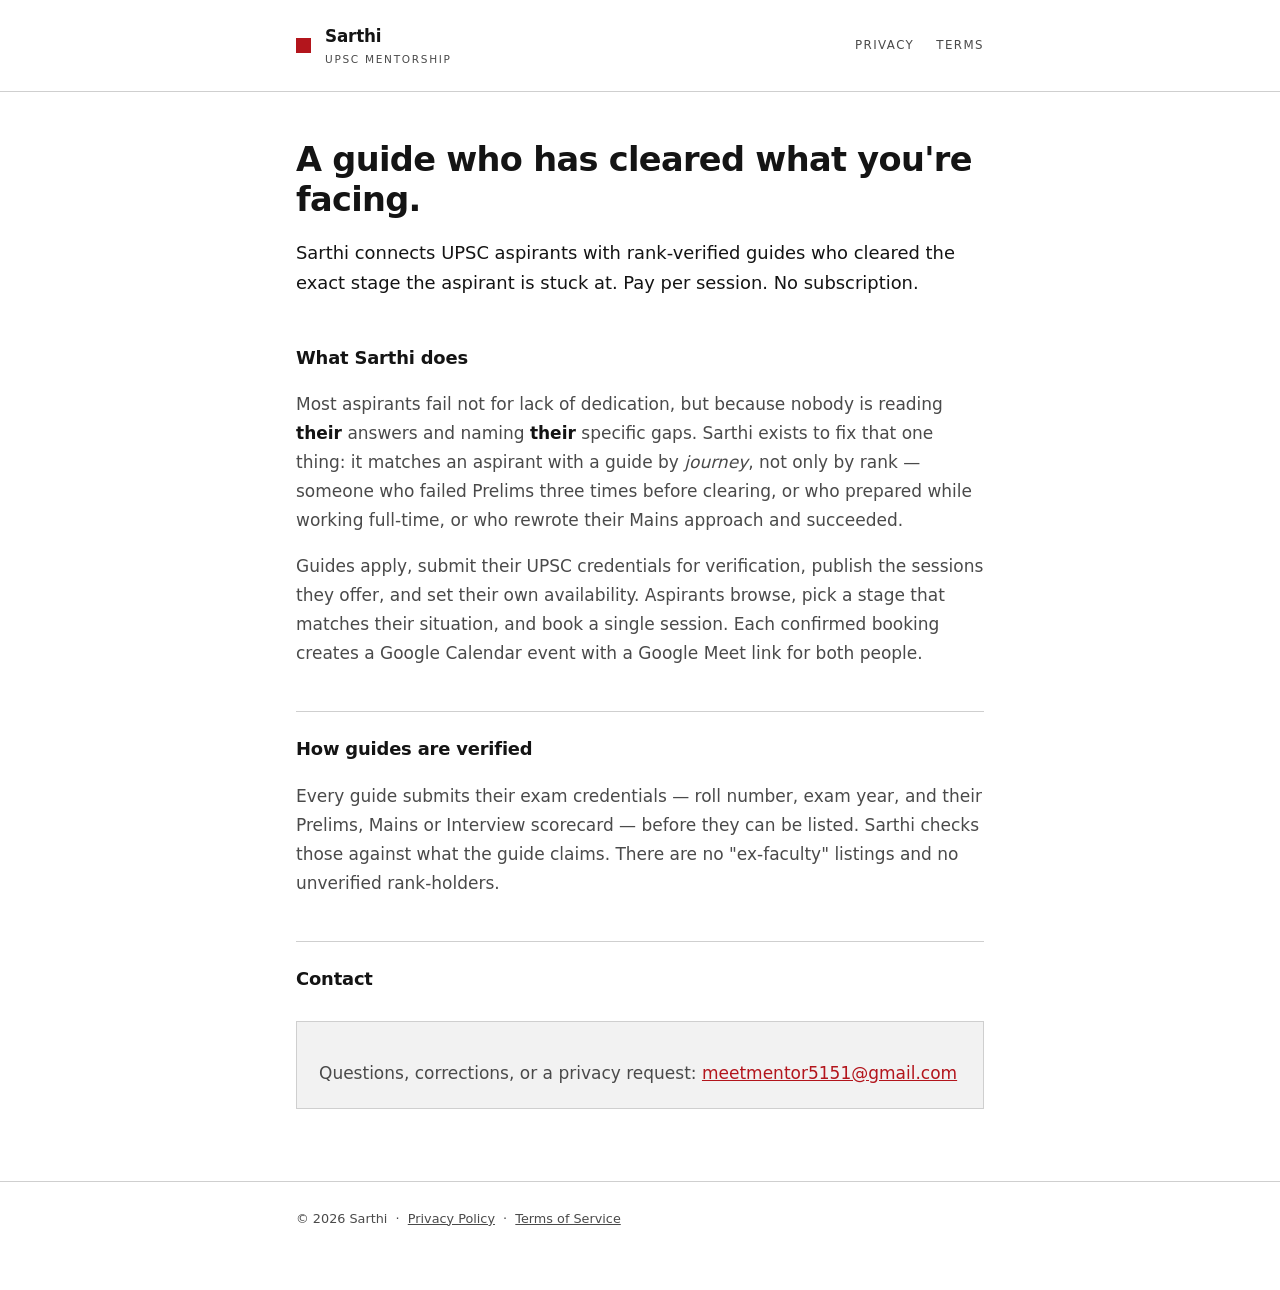
<file: index.html>
<!doctype html>
<html lang="en">
<head>
<meta charset="utf-8">
<meta name="viewport" content="width=device-width, initial-scale=1">
<title>Sarthi — UPSC Mentorship</title>
<meta name="description" content="Sarthi connects UPSC aspirants with rank-verified guides who cleared the exact stage they are stuck at. Pay per session, no subscription.">
<link rel="stylesheet" href="style.css">
</head>
<body>

<header class="site">
  <div class="wrap">
    <div class="mark"></div>
    <div class="brand">Sarthi<span>UPSC Mentorship</span></div>
    <nav>
      <a href="privacy.html">Privacy</a>
      <a href="terms.html">Terms</a>
    </nav>
  </div>
</header>

<main class="wrap">
  <h1>A guide who has cleared what you're facing.</h1>
  <p class="lede">
    Sarthi connects UPSC aspirants with rank-verified guides who cleared the
    exact stage the aspirant is stuck at. Pay per session. No subscription.
  </p>

  <h2>What Sarthi does</h2>
  <p>
    Most aspirants fail not for lack of dedication, but because nobody is
    reading <strong>their</strong> answers and naming <strong>their</strong>
    specific gaps. Sarthi exists to fix that one thing: it matches an aspirant
    with a guide by <em>journey</em>, not only by rank — someone who failed
    Prelims three times before clearing, or who prepared while working
    full-time, or who rewrote their Mains approach and succeeded.
  </p>
  <p>
    Guides apply, submit their UPSC credentials for verification, publish the
    sessions they offer, and set their own availability. Aspirants browse,
    pick a stage that matches their situation, and book a single session. Each
    confirmed booking creates a Google Calendar event with a Google Meet link
    for both people.
  </p>

  <h2>How guides are verified</h2>
  <p>
    Every guide submits their exam credentials — roll number, exam year, and
    their Prelims, Mains or Interview scorecard — before they can be listed.
    Sarthi checks those against what the guide claims. There are no
    "ex-faculty" listings and no unverified rank-holders.
  </p>

  <h2>Contact</h2>
  <div class="card">
    <p>
      Questions, corrections, or a privacy request:
      <a href="mailto:meetmentor5151@gmail.com">meetmentor5151@gmail.com</a>
    </p>
  </div>
</main>

<footer class="site">
  <div class="wrap">
    &copy; 2026 Sarthi &nbsp;·&nbsp;
    <a href="privacy.html">Privacy Policy</a> &nbsp;·&nbsp;
    <a href="terms.html">Terms of Service</a>
  </div>
</footer>

</body>
</html>
</file>
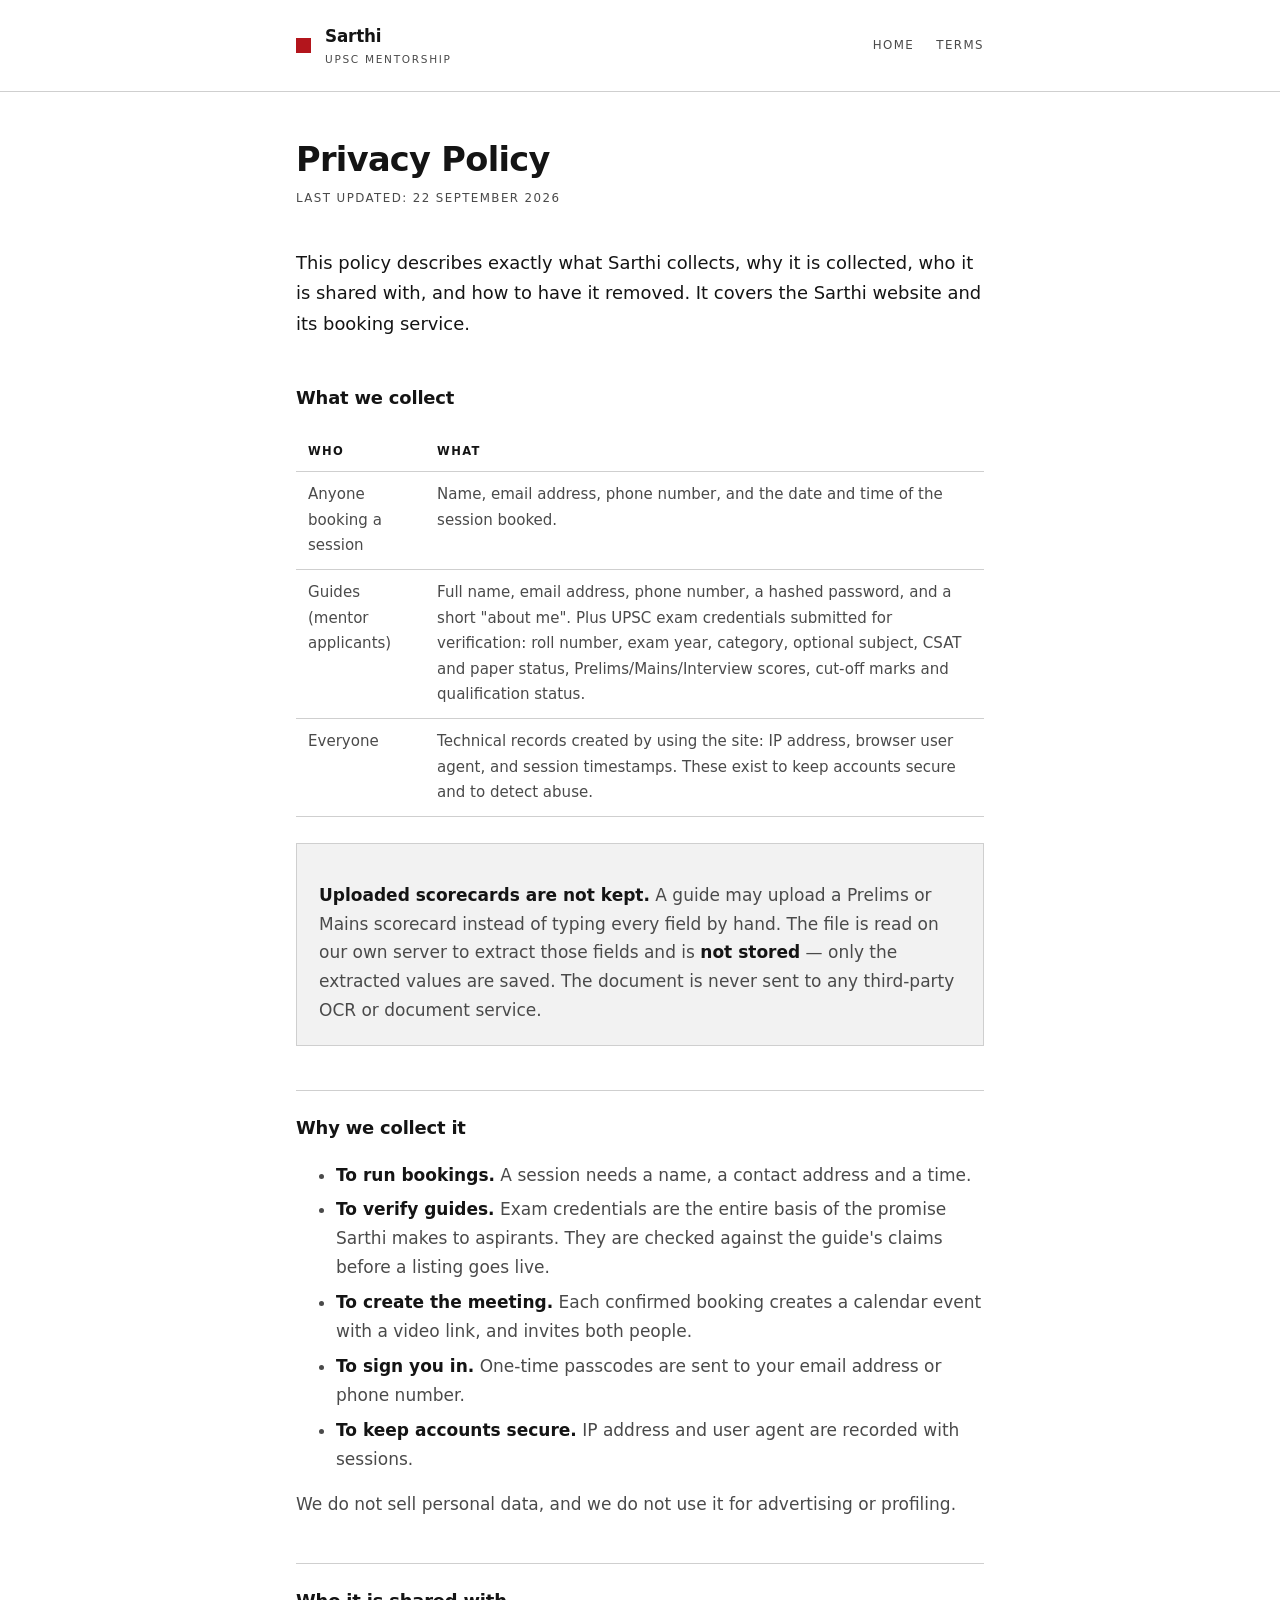
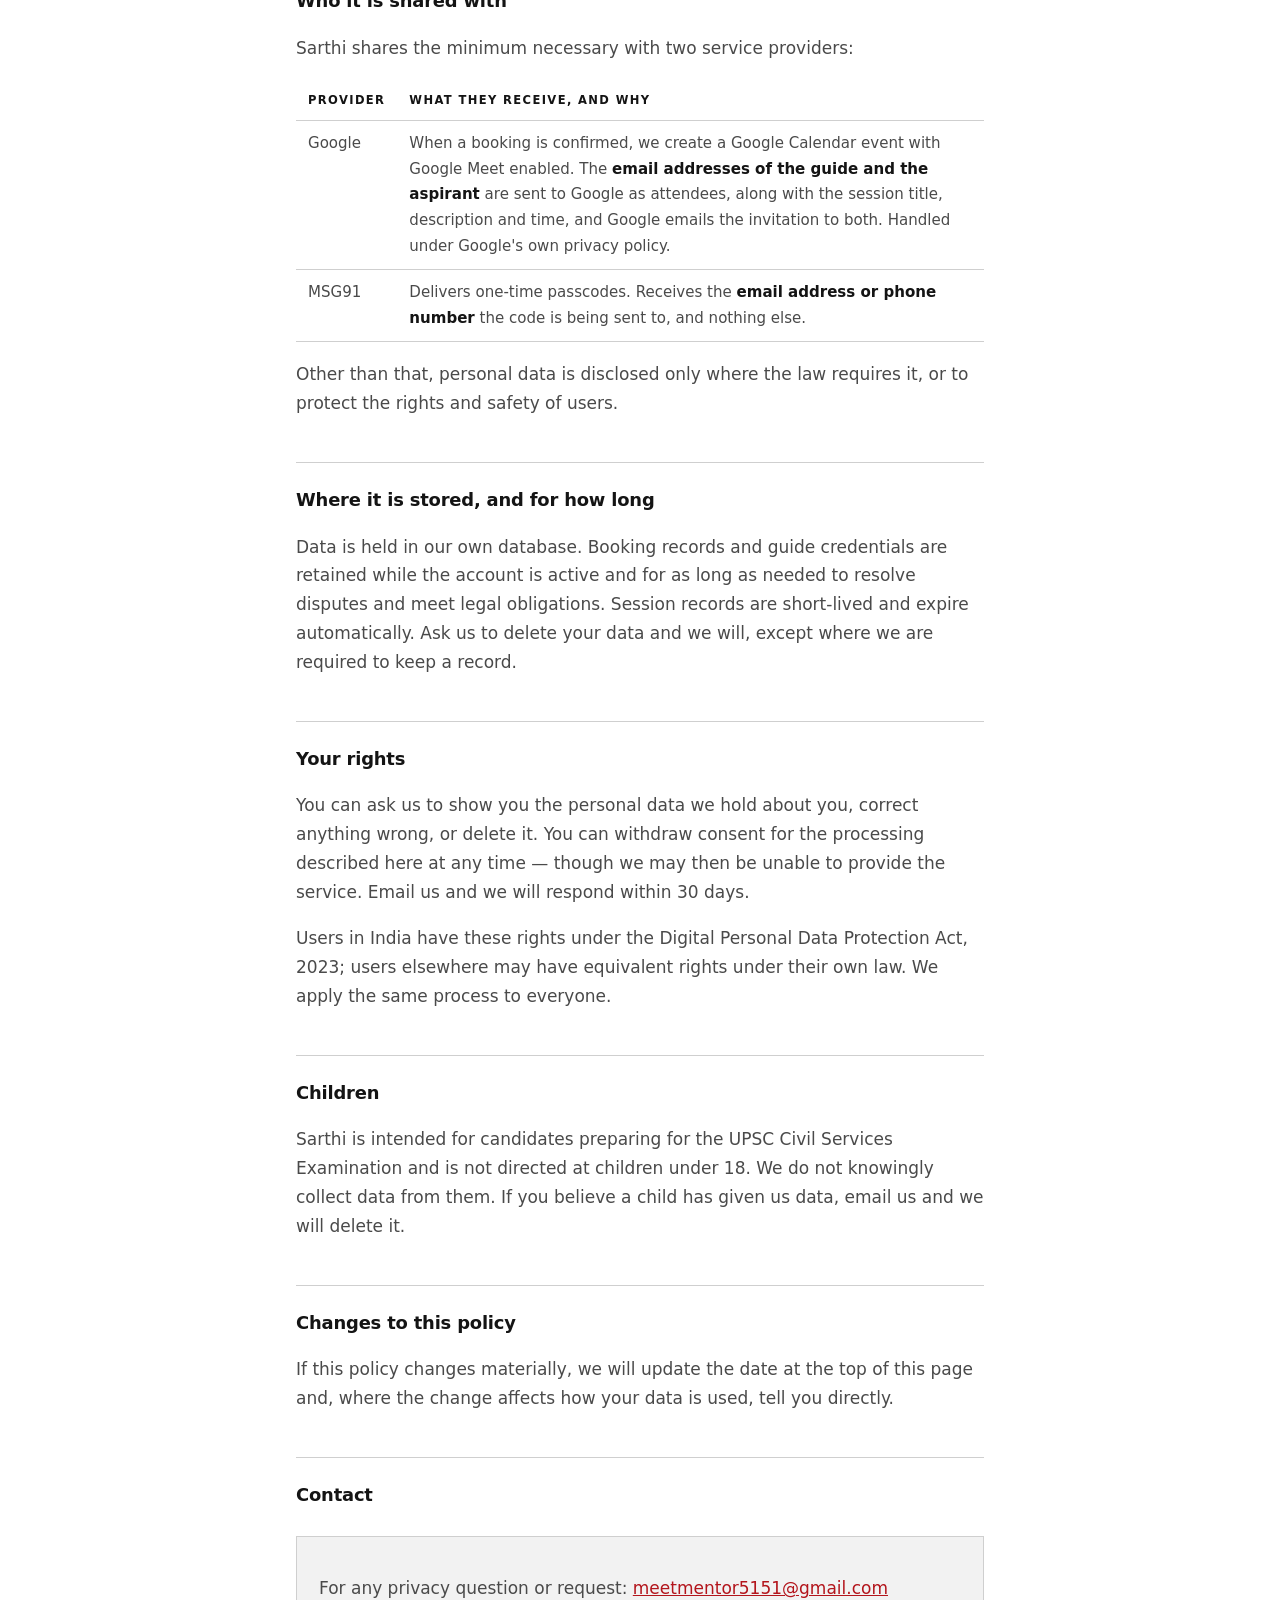
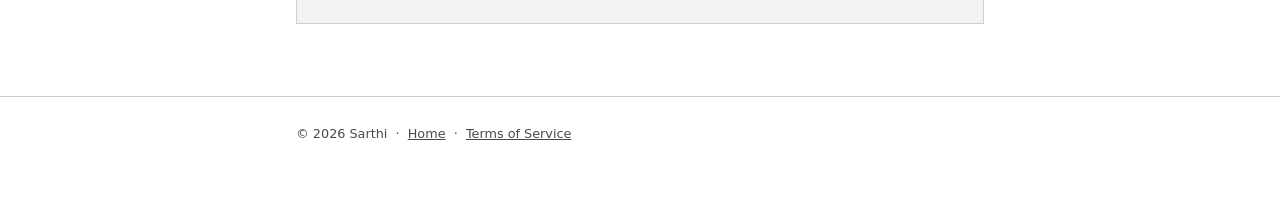
<file: privacy.html>
<!doctype html>
<html lang="en">
<head>
<meta charset="utf-8">
<meta name="viewport" content="width=device-width, initial-scale=1">
<title>Privacy Policy — Sarthi</title>
<meta name="description" content="What Sarthi collects, why, who it is shared with, and how to have it deleted.">
<link rel="stylesheet" href="style.css">
</head>
<body>

<header class="site">
  <div class="wrap">
    <div class="mark"></div>
    <div class="brand">Sarthi<span>UPSC Mentorship</span></div>
    <nav>
      <a href="index.html">Home</a>
      <a href="terms.html">Terms</a>
    </nav>
  </div>
</header>

<main class="wrap">
  <h1>Privacy Policy</h1>
  <p class="updated">Last updated: 22 September 2026</p>

  <p class="lede">
    This policy describes exactly what Sarthi collects, why it is collected,
    who it is shared with, and how to have it removed. It covers the Sarthi
    website and its booking service.
  </p>

  <h2>What we collect</h2>

  <table>
    <tr>
      <th>Who</th>
      <th>What</th>
    </tr>
    <tr>
      <td>Anyone booking a session</td>
      <td>Name, email address, phone number, and the date and time of the session booked.</td>
    </tr>
    <tr>
      <td>Guides (mentor applicants)</td>
      <td>
        Full name, email address, phone number, a hashed password, and a short
        "about me". Plus UPSC exam credentials submitted for verification:
        roll number, exam year, category, optional subject, CSAT and paper
        status, Prelims/Mains/Interview scores, cut-off marks and
        qualification status.
      </td>
    </tr>
    <tr>
      <td>Everyone</td>
      <td>
        Technical records created by using the site: IP address, browser user
        agent, and session timestamps. These exist to keep accounts secure and
        to detect abuse.
      </td>
    </tr>
  </table>

  <div class="card">
    <p>
      <strong>Uploaded scorecards are not kept.</strong> A guide may upload a
      Prelims or Mains scorecard instead of typing every field by hand. The
      file is read on our own server to extract those fields and is
      <strong>not stored</strong> — only the extracted values are saved. The
      document is never sent to any third-party OCR or document service.
    </p>
  </div>

  <h2>Why we collect it</h2>
  <ul>
    <li><strong>To run bookings.</strong> A session needs a name, a contact address and a time.</li>
    <li><strong>To verify guides.</strong> Exam credentials are the entire basis of the promise Sarthi makes to aspirants. They are checked against the guide's claims before a listing goes live.</li>
    <li><strong>To create the meeting.</strong> Each confirmed booking creates a calendar event with a video link, and invites both people.</li>
    <li><strong>To sign you in.</strong> One-time passcodes are sent to your email address or phone number.</li>
    <li><strong>To keep accounts secure.</strong> IP address and user agent are recorded with sessions.</li>
  </ul>
  <p>
    We do not sell personal data, and we do not use it for advertising or
    profiling.
  </p>

  <h2>Who it is shared with</h2>
  <p>Sarthi shares the minimum necessary with two service providers:</p>

  <table>
    <tr>
      <th>Provider</th>
      <th>What they receive, and why</th>
    </tr>
    <tr>
      <td>Google</td>
      <td>
        When a booking is confirmed, we create a Google Calendar event with
        Google Meet enabled. The <strong>email addresses of the guide and the
        aspirant</strong> are sent to Google as attendees, along with the
        session title, description and time, and Google emails the invitation
        to both. Handled under Google's own privacy policy.
      </td>
    </tr>
    <tr>
      <td>MSG91</td>
      <td>
        Delivers one-time passcodes. Receives the <strong>email address or
        phone number</strong> the code is being sent to, and nothing else.
      </td>
    </tr>
  </table>

  <p>
    Other than that, personal data is disclosed only where the law requires
    it, or to protect the rights and safety of users.
  </p>

  <h2>Where it is stored, and for how long</h2>
  <p>
    Data is held in our own database. Booking records and guide credentials
    are retained while the account is active and for as long as needed to
    resolve disputes and meet legal obligations. Session records are
    short-lived and expire automatically. Ask us to delete your data and we
    will, except where we are required to keep a record.
  </p>

  <h2>Your rights</h2>
  <p>
    You can ask us to show you the personal data we hold about you, correct
    anything wrong, or delete it. You can withdraw consent for the processing
    described here at any time — though we may then be unable to provide the
    service. Email us and we will respond within 30 days.
  </p>
  <p>
    Users in India have these rights under the Digital Personal Data
    Protection Act, 2023; users elsewhere may have equivalent rights under
    their own law. We apply the same process to everyone.
  </p>

  <h2>Children</h2>
  <p>
    Sarthi is intended for candidates preparing for the UPSC Civil Services
    Examination and is not directed at children under 18. We do not knowingly
    collect data from them. If you believe a child has given us data, email us
    and we will delete it.
  </p>

  <h2>Changes to this policy</h2>
  <p>
    If this policy changes materially, we will update the date at the top of
    this page and, where the change affects how your data is used, tell you
    directly.
  </p>

  <h2>Contact</h2>
  <div class="card">
    <p>
      For any privacy question or request:
      <a href="mailto:meetmentor5151@gmail.com">meetmentor5151@gmail.com</a>
    </p>
  </div>
</main>

<footer class="site">
  <div class="wrap">
    &copy; 2026 Sarthi &nbsp;·&nbsp;
    <a href="index.html">Home</a> &nbsp;·&nbsp;
    <a href="terms.html">Terms of Service</a>
  </div>
</footer>

</body>
</html>
</file>
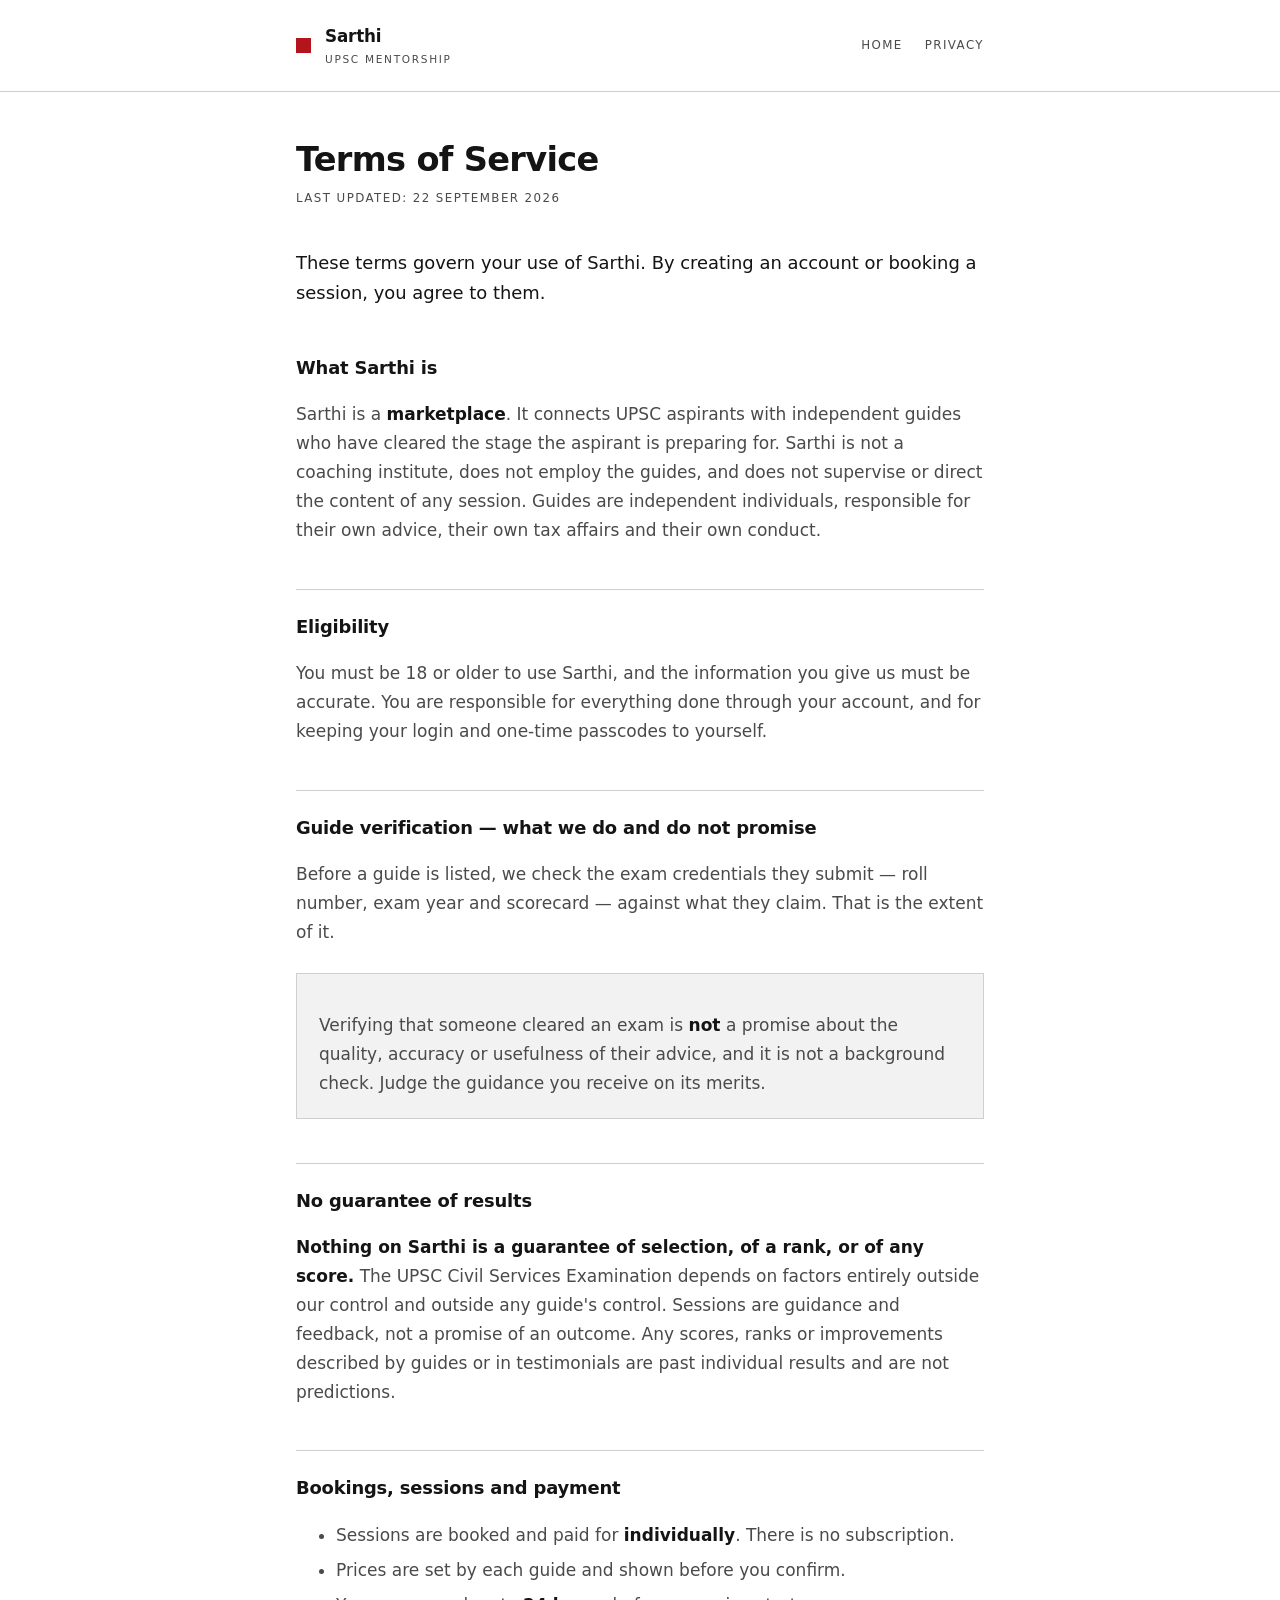
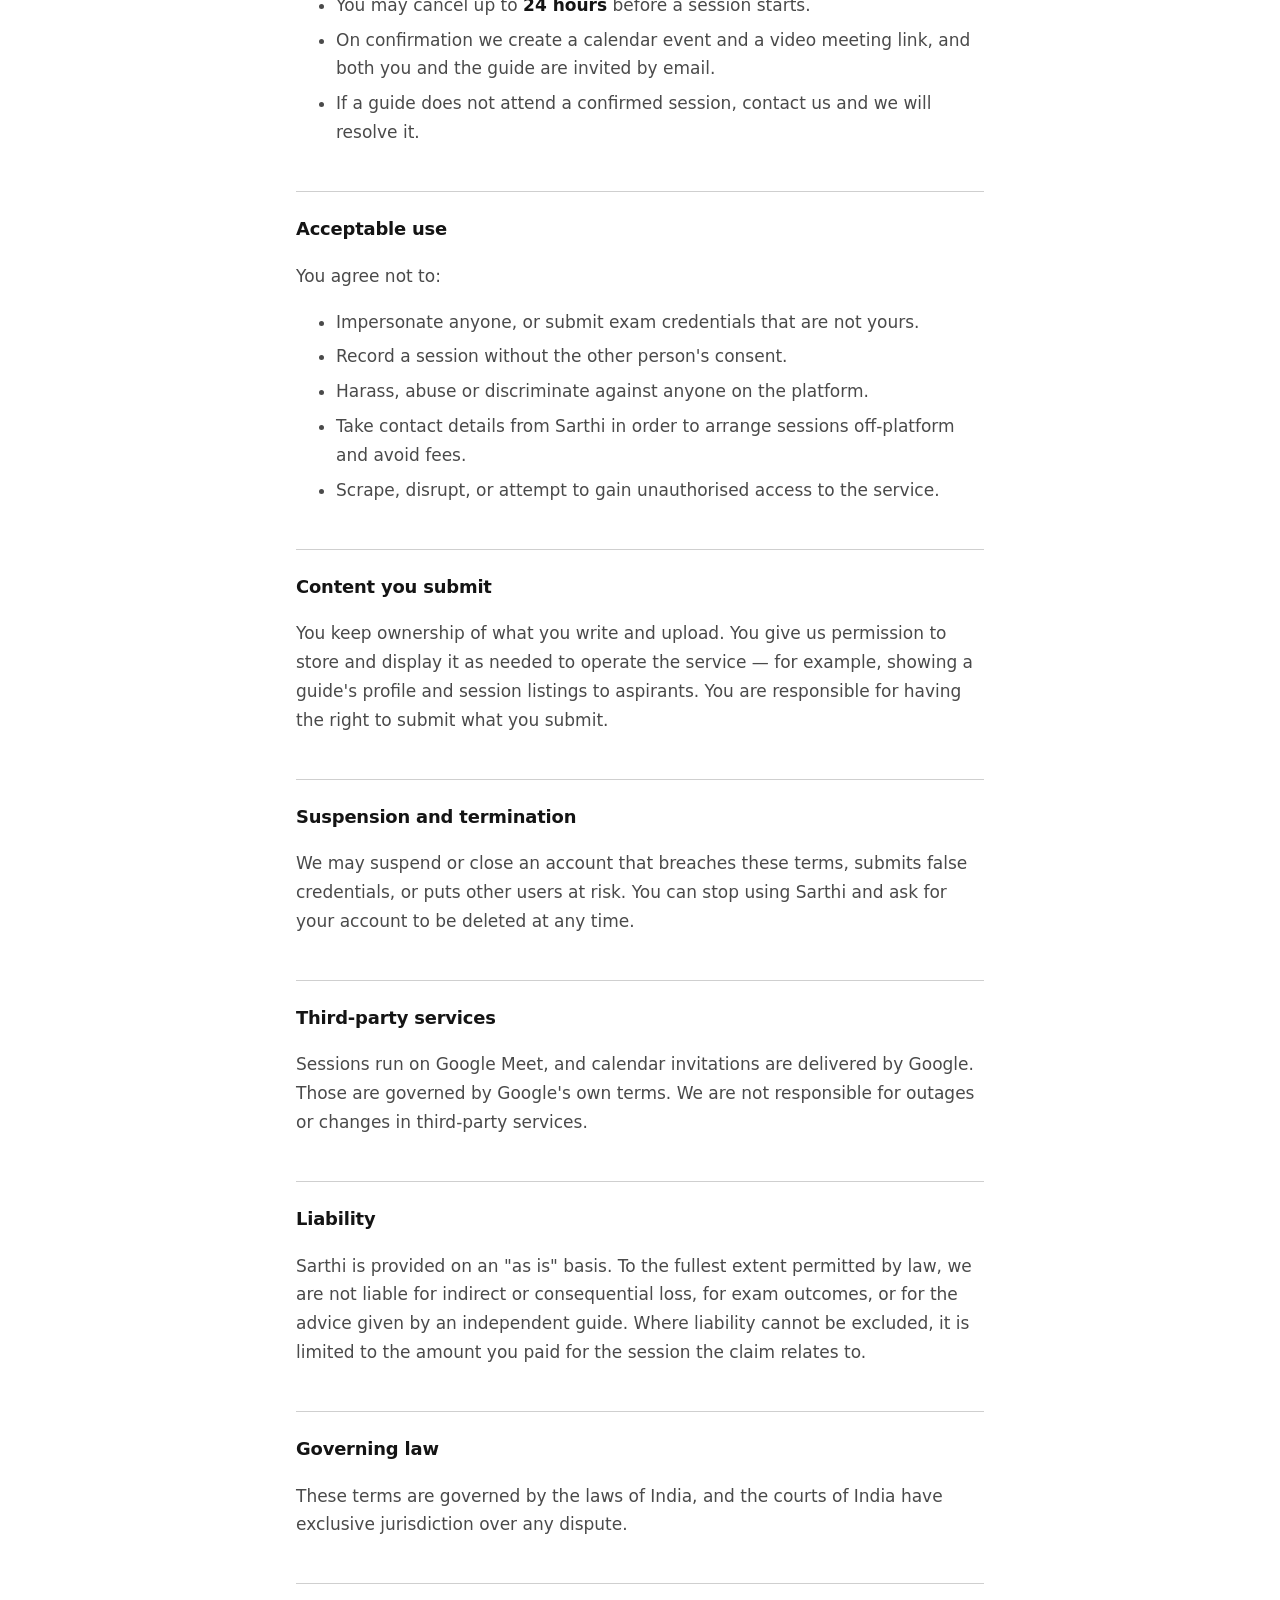
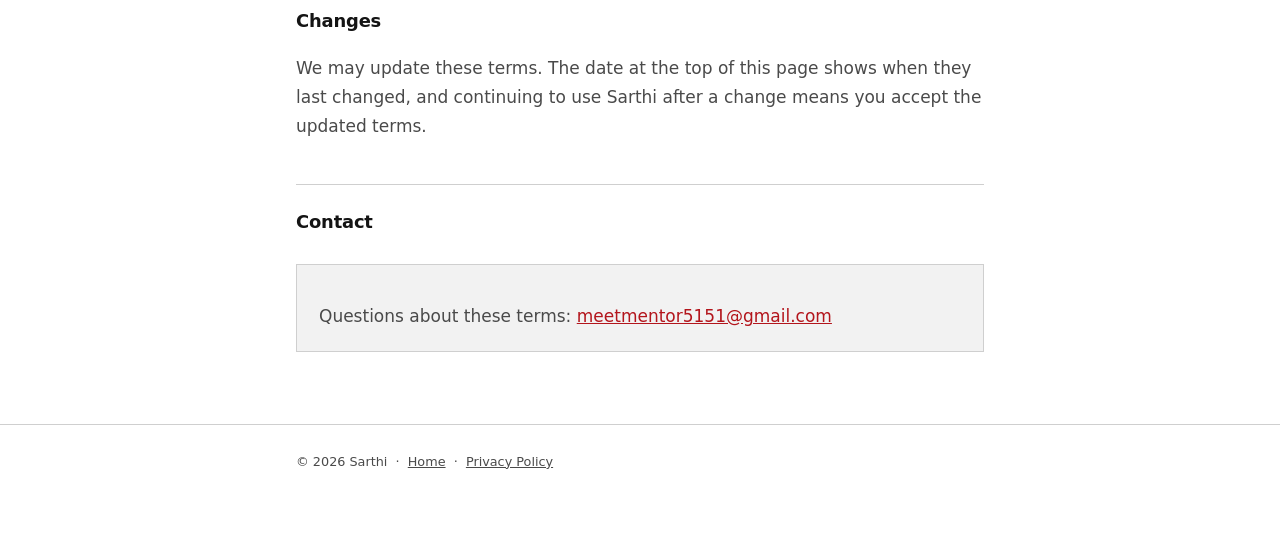
<file: terms.html>
<!doctype html>
<html lang="en">
<head>
<meta charset="utf-8">
<meta name="viewport" content="width=device-width, initial-scale=1">
<title>Terms of Service — Sarthi</title>
<meta name="description" content="The terms on which Sarthi connects UPSC aspirants with verified guides.">
<link rel="stylesheet" href="style.css">
</head>
<body>

<header class="site">
  <div class="wrap">
    <div class="mark"></div>
    <div class="brand">Sarthi<span>UPSC Mentorship</span></div>
    <nav>
      <a href="index.html">Home</a>
      <a href="privacy.html">Privacy</a>
    </nav>
  </div>
</header>

<main class="wrap">
  <h1>Terms of Service</h1>
  <p class="updated">Last updated: 22 September 2026</p>

  <p class="lede">
    These terms govern your use of Sarthi. By creating an account or booking a
    session, you agree to them.
  </p>

  <h2>What Sarthi is</h2>
  <p>
    Sarthi is a <strong>marketplace</strong>. It connects UPSC aspirants with
    independent guides who have cleared the stage the aspirant is preparing
    for. Sarthi is not a coaching institute, does not employ the guides, and
    does not supervise or direct the content of any session. Guides are
    independent individuals, responsible for their own advice, their own tax
    affairs and their own conduct.
  </p>

  <h2>Eligibility</h2>
  <p>
    You must be 18 or older to use Sarthi, and the information you give us
    must be accurate. You are responsible for everything done through your
    account, and for keeping your login and one-time passcodes to yourself.
  </p>

  <h2>Guide verification — what we do and do not promise</h2>
  <p>
    Before a guide is listed, we check the exam credentials they submit — roll
    number, exam year and scorecard — against what they claim. That is the
    extent of it.
  </p>
  <div class="card">
    <p>
      Verifying that someone cleared an exam is <strong>not</strong> a promise
      about the quality, accuracy or usefulness of their advice, and it is not
      a background check. Judge the guidance you receive on its merits.
    </p>
  </div>

  <h2>No guarantee of results</h2>
  <p>
    <strong>Nothing on Sarthi is a guarantee of selection, of a rank, or of
    any score.</strong> The UPSC Civil Services Examination depends on factors
    entirely outside our control and outside any guide's control. Sessions are
    guidance and feedback, not a promise of an outcome. Any scores, ranks or
    improvements described by guides or in testimonials are past individual
    results and are not predictions.
  </p>

  <h2>Bookings, sessions and payment</h2>
  <ul>
    <li>Sessions are booked and paid for <strong>individually</strong>. There is no subscription.</li>
    <li>Prices are set by each guide and shown before you confirm.</li>
    <li>You may cancel up to <strong>24 hours</strong> before a session starts.</li>
    <li>On confirmation we create a calendar event and a video meeting link, and both you and the guide are invited by email.</li>
    <li>If a guide does not attend a confirmed session, contact us and we will resolve it.</li>
  </ul>

  <h2>Acceptable use</h2>
  <p>You agree not to:</p>
  <ul>
    <li>Impersonate anyone, or submit exam credentials that are not yours.</li>
    <li>Record a session without the other person's consent.</li>
    <li>Harass, abuse or discriminate against anyone on the platform.</li>
    <li>Take contact details from Sarthi in order to arrange sessions off-platform and avoid fees.</li>
    <li>Scrape, disrupt, or attempt to gain unauthorised access to the service.</li>
  </ul>

  <h2>Content you submit</h2>
  <p>
    You keep ownership of what you write and upload. You give us permission to
    store and display it as needed to operate the service — for example,
    showing a guide's profile and session listings to aspirants. You are
    responsible for having the right to submit what you submit.
  </p>

  <h2>Suspension and termination</h2>
  <p>
    We may suspend or close an account that breaches these terms, submits
    false credentials, or puts other users at risk. You can stop using Sarthi
    and ask for your account to be deleted at any time.
  </p>

  <h2>Third-party services</h2>
  <p>
    Sessions run on Google Meet, and calendar invitations are delivered by
    Google. Those are governed by Google's own terms. We are not responsible
    for outages or changes in third-party services.
  </p>

  <h2>Liability</h2>
  <p>
    Sarthi is provided on an "as is" basis. To the fullest extent permitted by
    law, we are not liable for indirect or consequential loss, for exam
    outcomes, or for the advice given by an independent guide. Where liability
    cannot be excluded, it is limited to the amount you paid for the session
    the claim relates to.
  </p>

  <h2>Governing law</h2>
  <p>
    These terms are governed by the laws of India, and the courts of India
    have exclusive jurisdiction over any dispute.
  </p>

  <h2>Changes</h2>
  <p>
    We may update these terms. The date at the top of this page shows when
    they last changed, and continuing to use Sarthi after a change means you
    accept the updated terms.
  </p>

  <h2>Contact</h2>
  <div class="card">
    <p>
      Questions about these terms:
      <a href="mailto:meetmentor5151@gmail.com">meetmentor5151@gmail.com</a>
    </p>
  </div>
</main>

<footer class="site">
  <div class="wrap">
    &copy; 2026 Sarthi &nbsp;·&nbsp;
    <a href="index.html">Home</a> &nbsp;·&nbsp;
    <a href="privacy.html">Privacy Policy</a>
  </div>
</footer>

</body>
</html>
</file>
<file: style.css>
/* Sarthi public pages — deliberately one small stylesheet with no build step,
   no web fonts and no external requests, so GitHub Pages serves these
   instantly and Google's consent-screen crawler always reaches them. The
   palette mirrors the product's Nothing Pop skin: neutral greyscale carrying
   the hierarchy, one red accent, no gradients or shadows. */

:root {
  --bg: #ffffff;
  --surface: #f2f2f2;
  --line: #cfcfcf;
  --t1: #141414;
  --t2: #4a4a4a;
  --accent: #b3151c;
  --measure: 46rem;
}

@media (prefers-color-scheme: dark) {
  :root {
    --bg: #000000;
    --surface: #0b0b0b;
    --line: #303030;
    --t1: #ededed;
    --t2: #a8a8a8;
    --accent: #ff5f68;
  }
}

* { box-sizing: border-box; }

body {
  margin: 0;
  background: var(--bg);
  color: var(--t1);
  font-family: ui-sans-serif, system-ui, -apple-system, "Segoe UI", Roboto, sans-serif;
  font-size: 17px;
  line-height: 1.7;
  -webkit-font-smoothing: antialiased;
}

.wrap { max-width: var(--measure); margin: 0 auto; padding: 0 24px; }

header.site {
  border-bottom: 1px solid var(--line);
  padding: 22px 0;
  margin-bottom: 48px;
}
header.site .wrap { display: flex; align-items: center; gap: 14px; }

.mark {
  width: 15px;
  height: 15px;
  background: var(--accent);
  flex-shrink: 0;
}
.brand { font-weight: 700; letter-spacing: -0.01em; font-size: 1.05rem; }
.brand span {
  display: block;
  font-size: 0.66rem;
  font-weight: 400;
  letter-spacing: 0.16em;
  text-transform: uppercase;
  color: var(--t2);
}
header.site nav { margin-left: auto; display: flex; gap: 22px; }
header.site nav a {
  font-size: 0.74rem;
  letter-spacing: 0.12em;
  text-transform: uppercase;
  color: var(--t2);
  text-decoration: none;
}
header.site nav a:hover { color: var(--t1); }

h1 { font-size: 2.1rem; line-height: 1.2; letter-spacing: -0.02em; margin: 0 0 8px; }
h2 {
  font-size: 1.12rem;
  letter-spacing: -0.01em;
  margin: 44px 0 10px;
  padding-top: 22px;
  border-top: 1px solid var(--line);
}
h2:first-of-type { border-top: none; padding-top: 0; }
p, li { color: var(--t2); }
li { margin-bottom: 6px; }
strong { color: var(--t1); }
a { color: var(--accent); }

.updated {
  font-size: 0.74rem;
  letter-spacing: 0.12em;
  text-transform: uppercase;
  color: var(--t2);
  margin: 0 0 40px;
}

.lede { font-size: 1.12rem; color: var(--t1); }

.card {
  background: var(--surface);
  border: 1px solid var(--line);
  padding: 20px 22px;
  margin: 26px 0;
}
.card p:last-child { margin-bottom: 0; }

table { border-collapse: collapse; width: 100%; margin: 18px 0; font-size: 0.94rem; }
th, td { text-align: left; padding: 10px 12px; border-bottom: 1px solid var(--line); vertical-align: top; }
th { color: var(--t1); font-size: 0.72rem; letter-spacing: 0.12em; text-transform: uppercase; }
td { color: var(--t2); }

footer.site {
  border-top: 1px solid var(--line);
  margin-top: 72px;
  padding: 26px 0 60px;
  font-size: 0.8rem;
  color: var(--t2);
}
footer.site a { color: var(--t2); }

@media (max-width: 600px) {
  body { font-size: 16px; }
  h1 { font-size: 1.65rem; }
  header.site nav { gap: 14px; }
}
</file>
